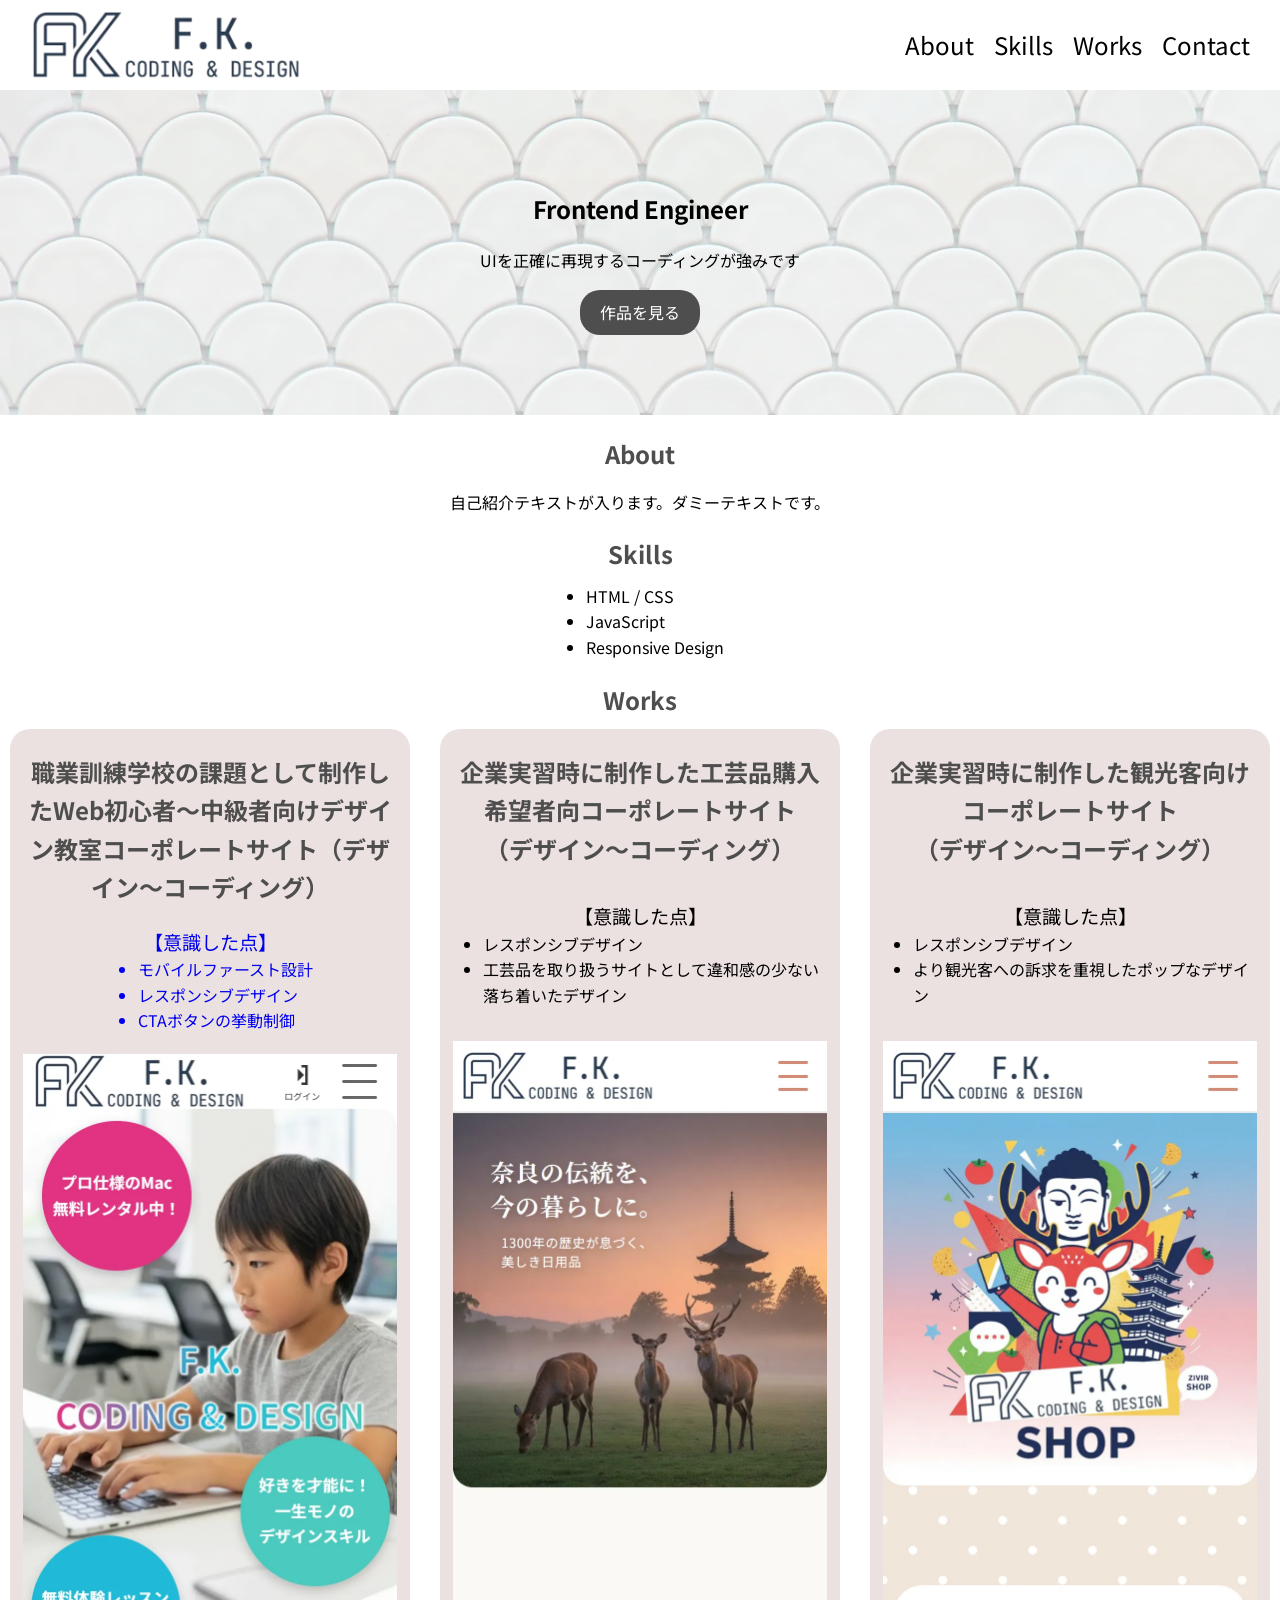
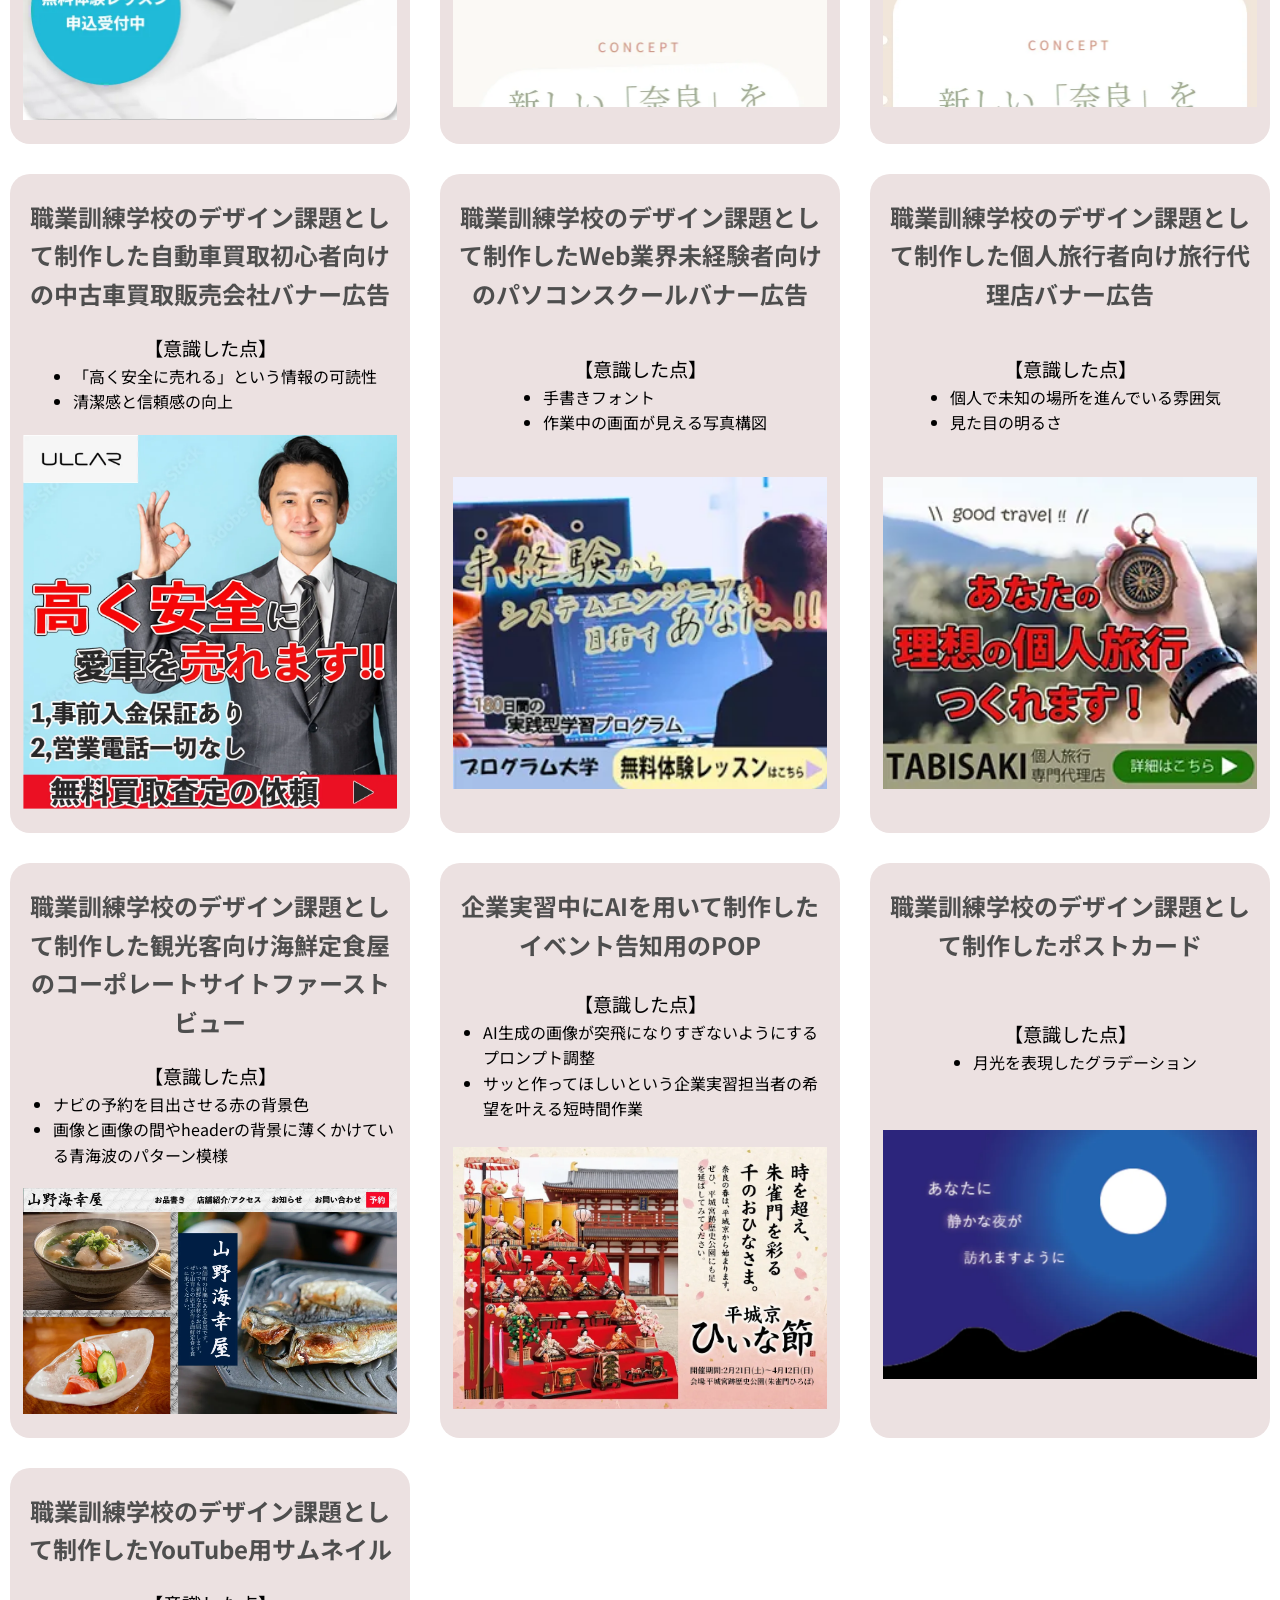
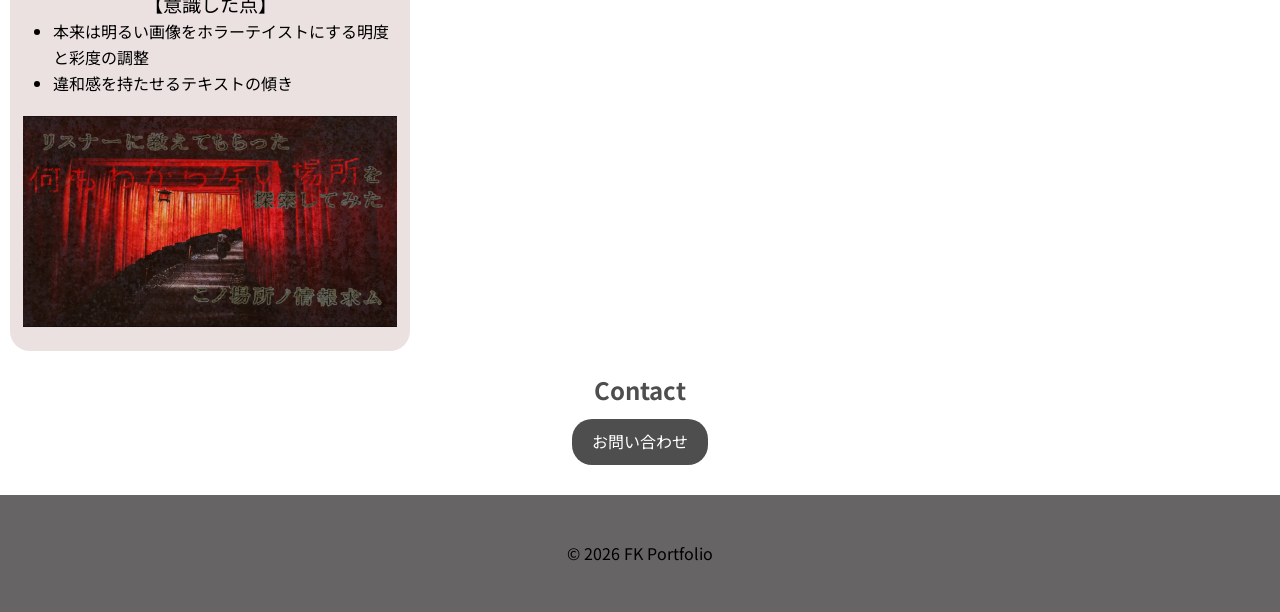
<file: index.html>
<!DOCTYPE html>
<html lang="ja">

<head>
    <meta charset="UTF-8" />
    <meta name="viewport" content="width=device-width, initial-scale=1.0" />
    <title>Portfolio</title>

    <!-- Font -->
    <link href="https://fonts.googleapis.com/css2?family=Noto+Sans+JP&display=swap" rel="stylesheet">

    <!-- 通常のファビコン -->
    <link rel="icon" href="img/favicon/my_portfolio_favicon.webp" sizes="32x32" type="image/webp">

    <!-- iPhoneなど -->
    <link rel="apple-touch-icon" href="img/favicon/my_portfolio_favicon.webp" sizes="180x180">

    <!-- Windowsタイル -->
    <meta name="msapplication-TileImage" content="img/favicon/my_portfolio_favicon.webp">

    <link rel="stylesheet" href="css/style.css" />
</head>

<body>

    <header class="header">
        <div class="header__container">
            <h1 class="header__logo">
                <a href="#top">
                    <img src="img/logo/headerlogo.webp" alt="F.K. CODING & DESIGNのロゴ">
                </a>
            </h1>

            <nav class="header__nav" id="nav">
                <ul class="header__list">
                    <li><a href="#about">About</a></li>
                    <li><a href="#skills">Skills</a></li>
                    <li><a href="#works">Works</a></li>
                    <li><a href="#contact">Contact</a></li>
                </ul>
            </nav>

            <button class="header__toggle" id="js__menu__toggle" aria-label="メニュー開閉">
                <span></span>
                <span></span>
                <span></span>
            </button>
        </div>

        <nav class="menu__overlay" id="js__menu__overlay">
            <ul class="menu__list">
                <li><a href="#about">About</a></li>
                <li><a href="#skills">Skills</a></li>
                <li><a href="#works">Works</a></li>
                <li><a href="#contact">Contact</a></li>
            </ul>
        </nav>

    </header>

    <main id="top">

        <!-- Hero -->
        <section class="hero">
            <div class="container">
                <h2 class="hero__title">Frontend Engineer</h2>
                <p class="hero__text">UIを正確に再現するコーディングが強みです</p>
                <a href="#works" class="button">作品を見る</a>
            </div>
        </section>

        <!-- About -->
        <section id="about" class="section">
            <div class="container">
                <h2 class="section__title">About</h2>
                <p>自己紹介テキストが入ります。ダミーテキストです。</p>
            </div>
        </section>

        <!-- Skills -->
        <section id="skills" class="section">
            <div class="container">
                <h2 class="section__title">Skills</h2>
                <ul>
                    <li>HTML / CSS</li>
                    <li>JavaScript</li>
                    <li>Responsive Design</li>
                </ul>
            </div>
        </section>

        <!-- Works -->
        <section id="works" class="section">
            <div class="container">
                <h2 class="section__title">Works</h2>

                <div class="works__grid">
                    <a href="training_site.html">
                        <article class="card">
                            <h3 class="card__title">職業訓練学校の課題として制作したWeb初心者～中級者向けデザイン教室コーポレートサイト（デザイン〜コーディング）</h3>
                            <div>
                                <p>【意識した点】</p>
                                <ul>
                                    <li>モバイルファースト設計</li>
                                    <li>レスポンシブデザイン</li>
                                    <li>CTAボタンの挙動制御</li>
                                </ul>
                            </div>
                            <img src="img/thumbnail/toppage_thumbnail_trainingsite.webp" alt="職業訓練学校在籍時の制作課題サムネイル"
                                loading="lazy">
                        </article>
                    </a>

                    <article class="card">
                        <h3 class="card__title">企業実習時に制作した工芸品購入希望者向コーポレートサイト<span>（デザイン〜コーディング）</span></h3>

                        <div>
                            <p>【意識した点】</p>
                            <ul>
                                <li>レスポンシブデザイン</li>
                                <li>工芸品を取り扱うサイトとして違和感の少ない落ち着いたデザイン</li>
                            </ul>
                        </div>

                        <img src="img/thumbnail/toppage_thumbnail_internshipsite_modern_version.webp"
                            alt="企業実習時に制作した仮サイト(モダンバージョン)のサムネイル" loading="lazy">
                    </article>

                    <article class="card">
                        <h3 class="card__title">企業実習時に制作した観光客向けコーポレートサイト<span>（デザイン〜コーディング）</span></h3>

                        <div>
                            <p>【意識した点】</p>
                            <ul>
                                <li>レスポンシブデザイン</li>
                                <li>より観光客への訴求を重視したポップなデザイン</li>
                            </ul>
                        </div>

                        <img src="img/thumbnail/toppage_thumbnail_internshipsite_pop_version.webp"
                            alt="企業実習時に制作した仮サイト(ポップバージョン)のサムネイル" loading="lazy">
                    </article>

                    <article class="card">
                        <h3 class="card__title">職業訓練学校のデザイン課題として制作した自動車買取初心者向けの中古車買取販売会社バナー広告</h3>

                        <div>
                            <p>【意識した点】</p>
                            <ul>
                                <li>「高く安全に売れる」という情報の可読性</li>
                                <li>清潔感と信頼感の向上</li>
                            </ul>
                        </div>

                        <img src="img/works/design/works_design_banner_01.webp" alt="授業で制作した中古車買取会社バナー" loading="lazy">
                    </article>

                    <article class="card">
                        <h3 class="card__title">職業訓練学校のデザイン課題として制作したWeb業界未経験者向けのパソコンスクールバナー広告</h3>

                        <div>
                            <p>【意識した点】</p>
                            <ul>
                                <li>手書きフォント</li>
                                <li>作業中の画面が見える写真構図</li>
                            </ul>
                        </div>

                        <img src="img/works/design/works_design_banner_02.webp" alt="授業で制作したパソコンスクールバナー" loading="lazy">
                    </article>

                    <article class="card">
                        <h3 class="card__title">職業訓練学校のデザイン課題として制作した個人旅行者向け旅行代理店バナー広告</h3>

                        <div>
                            <p>【意識した点】</p>
                            <ul>
                                <li>個人で未知の場所を進んでいる雰囲気</li>
                                <li>見た目の明るさ</li>
                            </ul>
                        </div>

                        <img src="img/works/design/works_design_banner_03.webp" alt="授業で制作した旅行会社バナー" loading="lazy">
                    </article>

                    <article class="card">
                        <h3 class="card__title">職業訓練学校のデザイン課題として制作した観光客向け海鮮定食屋のコーポレートサイトファーストビュー</h3>

                        <div>
                            <p>【意識した点】</p>
                            <ul>
                                <li>ナビの予約を目出させる赤の背景色</li>
                                <li>画像と画像の間やheaderの背景に薄くかけている青海波のパターン模様</li>
                            </ul>
                        </div>

                        <img src="img/works/design/works_design_firstview_01.webp" alt="授業で制作した定食屋サイトファーストビュー"
                            loading="lazy">
                    </article>

                    <article class="card">
                        <h3 class="card__title">企業実習中にAIを用いて制作した<span>イベント告知用のPOP</span></h3>

                        <div>
                            <p>【意識した点】</p>
                            <ul>
                                <li>AI生成の画像が突飛になりすぎないようにするプロンプト調整</li>
                                <li>サッと作ってほしいという企業実習担当者の希望を叶える短時間作業</li>
                            </ul>
                        </div>

                        <img src="img/works/design/works_design_pop_01.webp" alt="企業実習中に制作したイベント告知用のPOP" loading="lazy">
                    </article>

                    <article class="card">
                        <h3 class="card__title">職業訓練学校のデザイン課題として制作したポストカード</h3>

                        <div>
                            <p>【意識した点】</p>
                            <ul>
                                <li>月光を表現したグラデーション</li>
                            </ul>
                        </div>

                        <img src="img/works/design/works_design_postcard_01.webp" alt="授業で制作したポストカード" loading="lazy">
                    </article>

                    <article class="card">
                        <h3 class="card__title">職業訓練学校のデザイン課題として制作したYouTube用サムネイル</h3>

                        <div>
                            <p>【意識した点】</p>
                            <ul>
                                <li>本来は明るい画像をホラーテイストにする明度と彩度の調整</li>
                                <li>違和感を持たせるテキストの傾き</li>
                            </ul>
                        </div>

                        <img src="img/works/design/works_design_thumbnail_01.webp" alt="授業で制作したYouTube用サムネイル"
                            loading="lazy">
                    </article>
                </div>

            </div>
        </section>

        <!-- Contact -->
        <section id="contact" class="section">
            <div class="container">
                <h2 class="section__title">Contact</h2>
                <a href="#" class="button">お問い合わせ</a>
            </div>
        </section>

    </main>

    <footer class="footer">
        <p>&copy; 2026 FK Portfolio</p>
    </footer>

    <button id="top-btn" class="top-button" aria-label="トップへ戻る">↑</button>

    <script src="js/script.js"></script>
</body>

</html>
</file>
<file: css/style.css>
/* =========================
   Reset
========================= */
*,
*::before,
*::after {
    box-sizing: border-box;
}

body {
    margin: 0;
    font-family: 'Noto Sans JP', sans-serif;
    font-size: 16px;
    line-height: 1.6;
    overflow-x: hidden;
}

/* =========================
   Variables
========================= */
:root {
    --max-width: 1440px;
    --space: 40px;
    --color-main: #333;
    scroll-padding-top: 40px;
    scroll-behavior: smooth;
}

/* =========================
   Layout
========================= */
.container {
    max-width: var(--max-width);
    padding: 0 10px;
    text-align: center;
}

.container ul {
    padding-left: 30px;
    width: fit-content;
    margin: auto;
    text-align: left;
}



/* =========================
   Header
========================= */
.header {
    position: sticky;
    top: 0;
    background: #ffffff;
    padding: 0 10px;
}

.header__container {
    display: flex;
    justify-content: space-between;
    align-items: center;
}

.header__logo {
    margin: 10px 0;
}

.header__logo a {
    display: block;
    height: 40px;
}

.header__logo img {
    height: 40px;
}

.header__nav {
    display: none;
}

.header__toggle {
    background: none;
    border: none;
    width: 40px;
    height: 40px;
    position: relative;
    cursor: pointer;
    z-index: 1000;
    display: flex;
    justify-content: center;
}

.header__toggle span {
    display: block;
    position: absolute;
    width: 30px;
    height: 3px;
    /* 線の太さ */
    background: #000;
    /* 北欧モダンな色 */
    border-radius: 4px;
    /* 角を丸くしてポップに */
    transition: all 0.4s;
}

/* 三本線の配置（高さが綺麗に揃うよう調整） */
/* 一番上 */
.header__toggle span:nth-child(1) {
    top: 5px;
}

/* 真ん中 */
.header__toggle span:nth-child(2) {
    top: 45%;
}

/* 一番下 */
.header__toggle span:nth-child(3) {
    bottom: 5px;
}

.menu__overlay {
    display: none;
    position: fixed;
    top: 60px;
    left: 0;
    width: 100%;
    height: 100%;
    background: rgba(255, 255, 255, 0.98);
    z-index: 99;
    text-align: center;
}

.menu__list {
    display: grid;
    justify-content: center;
    align-items: center;
    gap: 20px;
    padding: 50% 0;
    margin: 0;
}

.menu__list li {
    text-decoration: none;
    list-style: none;
}

.menu__list a {
    font-size: 1.8rem;
    font-family: 'Noto Serif JP', serif;
    text-decoration: none;
}

body.menu-open {
    overflow: hidden;
}

body.menu-open .menu__overlay {
    display: block;
}

body.menu-open .header__toggle span:nth-child(1) {
    transform: translateY(13px) rotate(45deg);
}

body.menu-open .header__toggle span:nth-child(2) {
    opacity: 0;
}

body.menu-open .header__toggle span:nth-child(3) {
    transform: translateY(-14px) rotate(-45deg);
}

/* =========================
   Tablet (768px〜)
========================= */
@media (min-width: 768px) {
    :root {
        scroll-padding-top: 48px;
    }

    .header__toggle {
        width: 48px;
    }
}

/* =========================
   PC (1024px〜)
========================= */
@media (min-width: 1024px) {
    :root {
        scroll-padding-top: 70px;
    }

    .header {
        padding: 0 30px;
    }

    .header__logo a {
        height: 70px;
    }

    .header__logo img {
        height: 70px;
    }

    .header__nav {
        display: block;
    }

    .header__nav a {
        text-decoration: none;
        font-size: 1.5rem;
        color: #000000;
    }

    .header__list {
        display: flex;
        gap: 20px;
        list-style-type: none;
    }

    .header__toggle {
        display: none;
    }
}







/* =========================
   Hero
========================= */
.hero {
    width: 100%;
    height: auto;
    text-align: center;
    padding: 80px 0;
    background-image: url(../img/hero/hero_background_image_seigaiha.webp);
    background-color: rgba(255, 255, 255, 0.7);
    background-blend-mode: overlay;
}








/* =========================
   Components
========================= */
.button {
    display: inline-block;
    padding: 10px 20px;
    background: #4e4e4e;
    color: #fff;
    text-decoration: none;
    transition: 0.3s;
    border-radius: 20px;
}

.button:hover,
.button:focus {
    transform: translateY(-5px);
}

.section__title {
    text-align: center;
    font-size: 24px;
    margin: 20px 0 10px;
    color: #4e4e4e;
}





/* =========================
   Works
========================= */
.works__grid {
    display: grid;
    gap: 30px;
    grid-template-columns: 1fr;
}

.works__grid a {
    text-decoration: none;
}

.card {
    transition: transform 0.3s;
    background-color: #ece1e1;
    border-radius: 20px;
    padding: 1.5rem 0.8rem;
    display: grid;
    gap: 20px;
}

.card p {
    font-family: 'Noto Sans JP';
    font-size: 1.2rem;
    margin: 0;
    text-align: center;
}

.card img {
    width: 100%;
}

.card__title {
    text-align: center;
    margin: 0;
    color: #4e4e4e;
}

.card__title span {
    display: inline-block;
}

/* =========================
   Top Button
========================= */
.top-button {
    position: fixed;
    bottom: 20px;
    right: 20px;
    display: none;
    font-size: 2rem;
    border-radius: 50px;
    color: #4e4e4e;
    background-color: #f58686;
    border: none;
}

.menu-open .top-button {
    opacity: 0;
    visibility: hidden;
}

/* =========================
   Tablet (768px〜)
========================= */
@media (min-width: 768px) {
    .works__grid {
        grid-template-columns: repeat(2, 1fr);
    }
}

/* =========================
   PC (1024px〜)
========================= */
@media (min-width: 1024px) {

    .works__grid {
        grid-template-columns: repeat(3, 1fr);
    }

    .card:hover {
        transform: translateY(-5px);
    }
}





/* =========================
   Contact
========================= */

/* =========================
   footer
========================= */
.footer {
    padding: 30px 0;
    text-align: center;
    background: #666464;
}





/* =========================
   training_site
========================= */

h3 {
    font-size: 1.5rem;
}

/* <!-- パンくず --> */

.breadcrumb {
    display: flex;
    justify-content: center;
    gap: 10px;
    padding: 10px;
}

.breadcrumb a {
    width: fit-content;
    margin: 0;
    text-decoration: none;
    color: #4e4e4e;
}

.breadcrumb p {
    width: fit-content;
    margin: 0;
    color: #4e4e4e;
}


/* <!-- この制作物の強み --> */
.highlight {
    background: #f0cece;
    margin: 0 0 20px;
    padding: 20px 5px;
    border-radius: 20px;
    background: linear-gradient(135deg, #fce4ec, #f8bbd0);
    font-weight: bold;
}

/* タイトル */
.highlight__title {
    width: fit-content;
    font-size: 1.5rem;
    font-weight: 700;
    margin: 0 auto 12px;
}

.highlight ul {
    margin: 0 auto 1rem;
    padding-left: 20px;
}

.highlight__list li {
    margin-bottom: 10px;
    width: fit-content;
}



/* <!-- works__detail__thumbnail --> */
.works__detail__thumbnail img {
    width: 100%;
    height: auto;
    margin-bottom: 50px;
}

/* <!-- works__detail__content --> */
.works__detail__content {
    background-color: #ffffff;
    border-radius: 20px;
    padding: 10px;
    margin-bottom: 50px;
}

.works__detail__content h4 {
    margin-bottom: 0;
    text-align: left;
}

.works__detail__content p {
    margin-top: 0;
    text-align: justify;
    padding-left: 3px;
    color: #4e4e4e;
}

.works__detail__content span {
    color: #e02525;
    font-weight: bold;
}

.works__detail__content ul {
    margin-bottom: 1rem;
    padding-left: 20px;
}

.works__detail__content__point {
    margin-bottom: 30px;
}

#points {
    background-color: #f8bbd0;
}


/* <!-- works__detail__info --> */
.works__detail__info {
    background-color: #ece1e1;
    border-radius: 20px;
    text-align: center;
    padding: 20px 10px;
    display: grid;
    gap: 30px;
}


/* <!-- works__detail__item --> */
.works__detail__item h3 {
    margin: 0 auto 0;
    font-size: 1.5rem;
}

.works__detail__item p {
    text-align: justify;
    width: fit-content;
    margin: 0 auto 1rem;
}

.works__detail__item span {
    color: #e02525;
    font-weight: bold;
}


/* <!-- works__detail__gallery --> */
.works__detail__gallery {
    background-color: #ece1e1;
    padding: 15px 10px;
    margin-top: 50px;
    border-radius: 20px;
}

.works__detail__gallery h3 {
    margin: 0 0 10px;
}

.works__gallery__card img {
    width: 100%;
}

.works__gallery__card p {
    margin: 0;
}

.works__gallery__card span {
    display: inline-block;
}


/* <!-- works__detail__back --> */
.works__detail__back {
    margin-top: 30px;
}


/* <!-- Contact --> */
#contact {
    margin-bottom: 30px;
}
</file>
